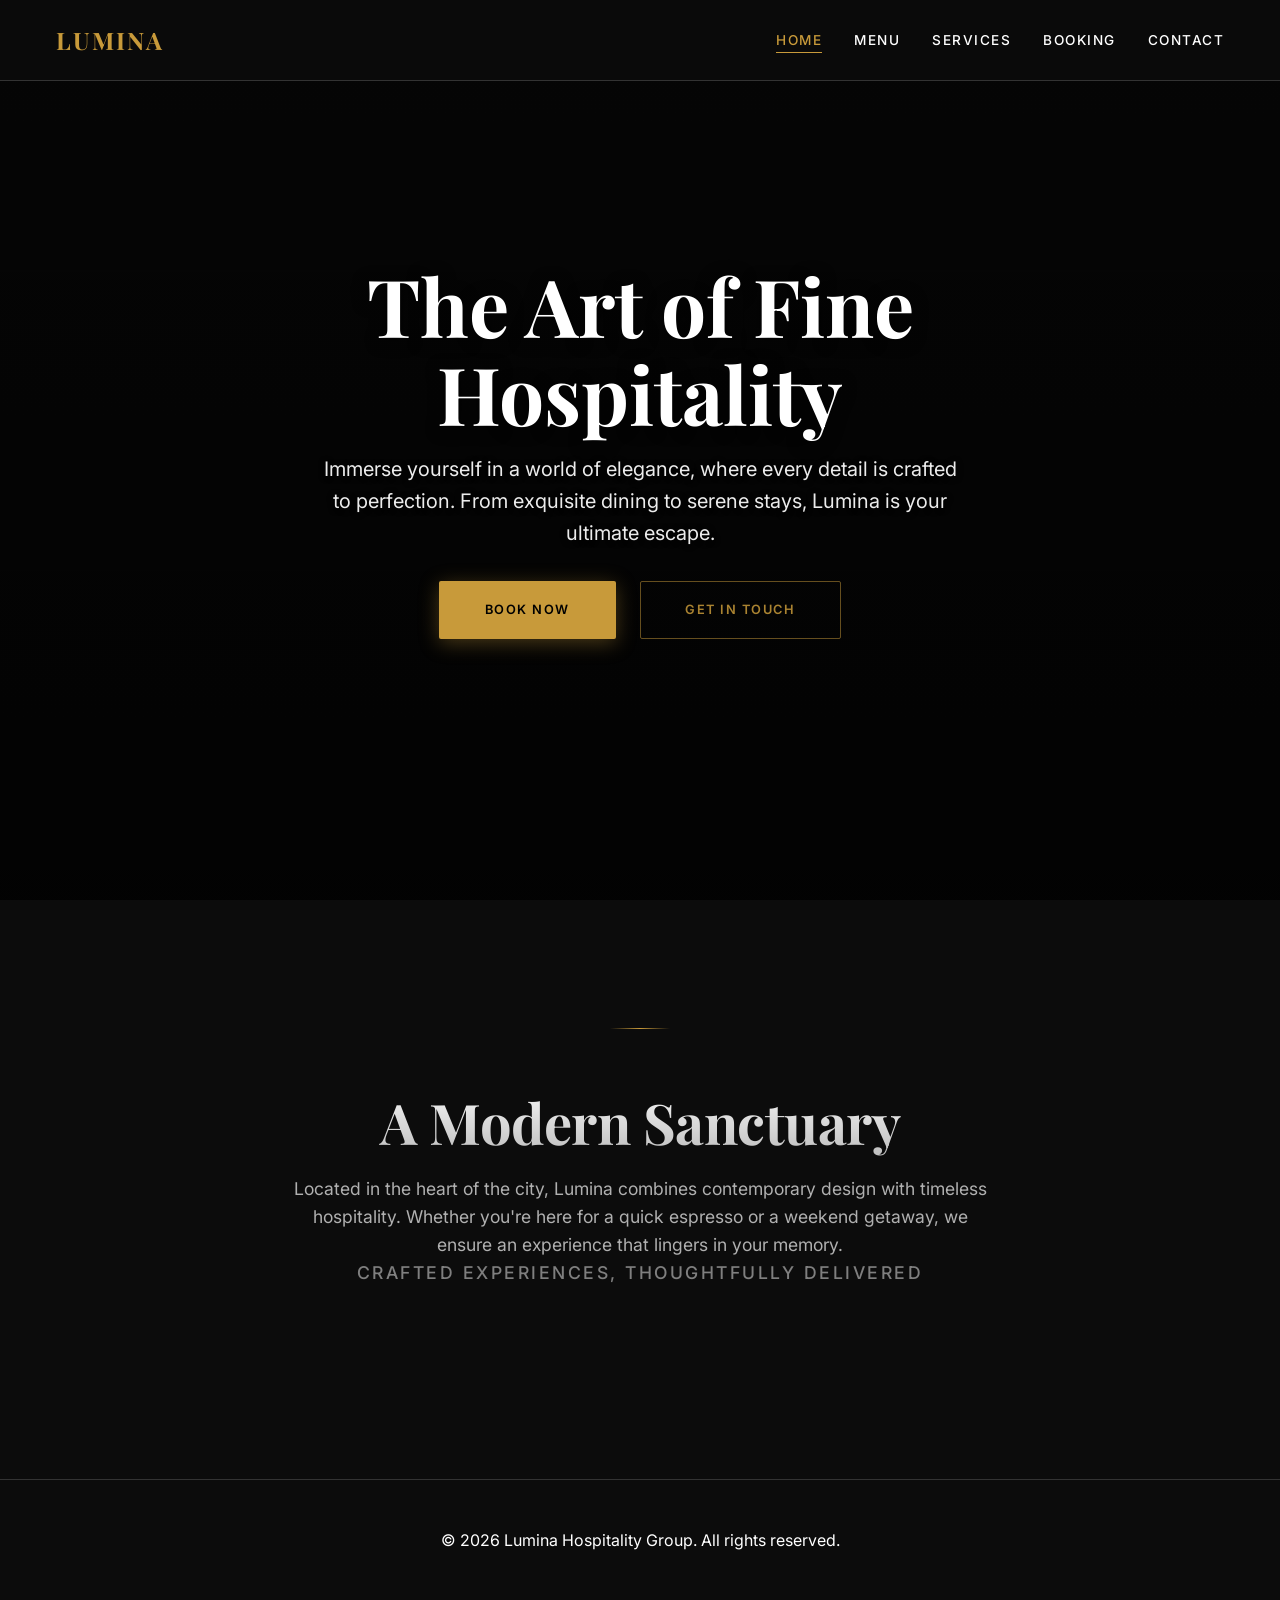
<file: index.html>
<!DOCTYPE html>
<html lang="en">

<head>
    <meta charset="UTF-8">
    <meta name="viewport" content="width=device-width, initial-scale=1.0">
    <title>Lumina | Excellence in Hospitality</title>
    <meta name="description"
        content="Lumina Hospitality offers unparalleled luxury dining and accommodation experiences. Book your stay or a table today.">
    <link rel="preconnect" href="https://fonts.googleapis.com">
    <link rel="preconnect" href="https://fonts.gstatic.com" crossorigin>
    <link
        href="https://fonts.googleapis.com/css2?family=Inter:wght@400;500;600&family=Playfair+Display:wght@700&display=swap"
        rel="stylesheet">
    <link rel="stylesheet" href="https://cdnjs.cloudflare.com/ajax/libs/font-awesome/6.5.1/css/all.min.css">
    <link rel="stylesheet" href="style.css">
</head>

<body>
    <header role="banner">
        <div class="container">
            <nav role="navigation" aria-label="Main menu">
                <a href="index.html" class="logo" aria-label="Lumina Home">LUMINA</a>
                <ul class="nav-links" id="nav-links">
                    <li><a href="index.html" class="active">Home</a></li>
                    <li><a href="menu.html">Menu</a></li>
                    <li><a href="services.html">Services</a></li>
                    <li><a href="booking.html">Booking</a></li>
                    <li><a href="contact.html">Contact</a></li>
                </ul>
                <button class="mobile-toggle" id="mobile-toggle" aria-label="Toggle mobile menu"
                    aria-controls="nav-links" aria-expanded="false">
                    <span></span>
                    <span></span>
                    <span></span>
                </button>
            </nav>
        </div>
    </header>

    <main id="main-content">
        <section class="hero" id="home"
            style="background-image: url('https://images.unsplash.com/photo-1514361892635-6b07e31e75f9?q=80&w=1920&auto=format&fit=crop');">
            <div class="hero-content">
                <h1>The Art of Fine Hospitality</h1>
                <p>Immerse yourself in a world of elegance, where every detail is crafted to perfection. From exquisite
                    dining to serene stays, Lumina is your ultimate escape.</p>
                <div class="hero-btns">
                    <a href="booking.html" class="btn btn-primary" aria-label="Book a table or stay">Book Now</a>
                    <a href="contact.html" class="btn btn-outline" aria-label="Contact our concierge">Get in Touch</a>
                </div>
            </div>
        </section>

        <section class="intro" id="about">
            <div class="container">
                <div class="section-header">
                    <h2>A Modern Sanctuary</h2>
                    <p>Located in the heart of the city, Lumina combines contemporary design with timeless hospitality.
                        Whether you're here for a quick espresso or a weekend getaway, we ensure an experience that
                        lingers in your memory.</p>
                    <p class="credibility-tagline">Crafted experiences, thoughtfully delivered</p>
                </div>
            </div>
        </section>
    </main>
    <footer class="site-footer" role="contentinfo">
        <div class="container">
            <p>&copy; 2026 Lumina Hospitality Group. All rights reserved.</p>
        </div>
    </footer>
    <script src="main.js"></script>
</body>

</html>
</file>
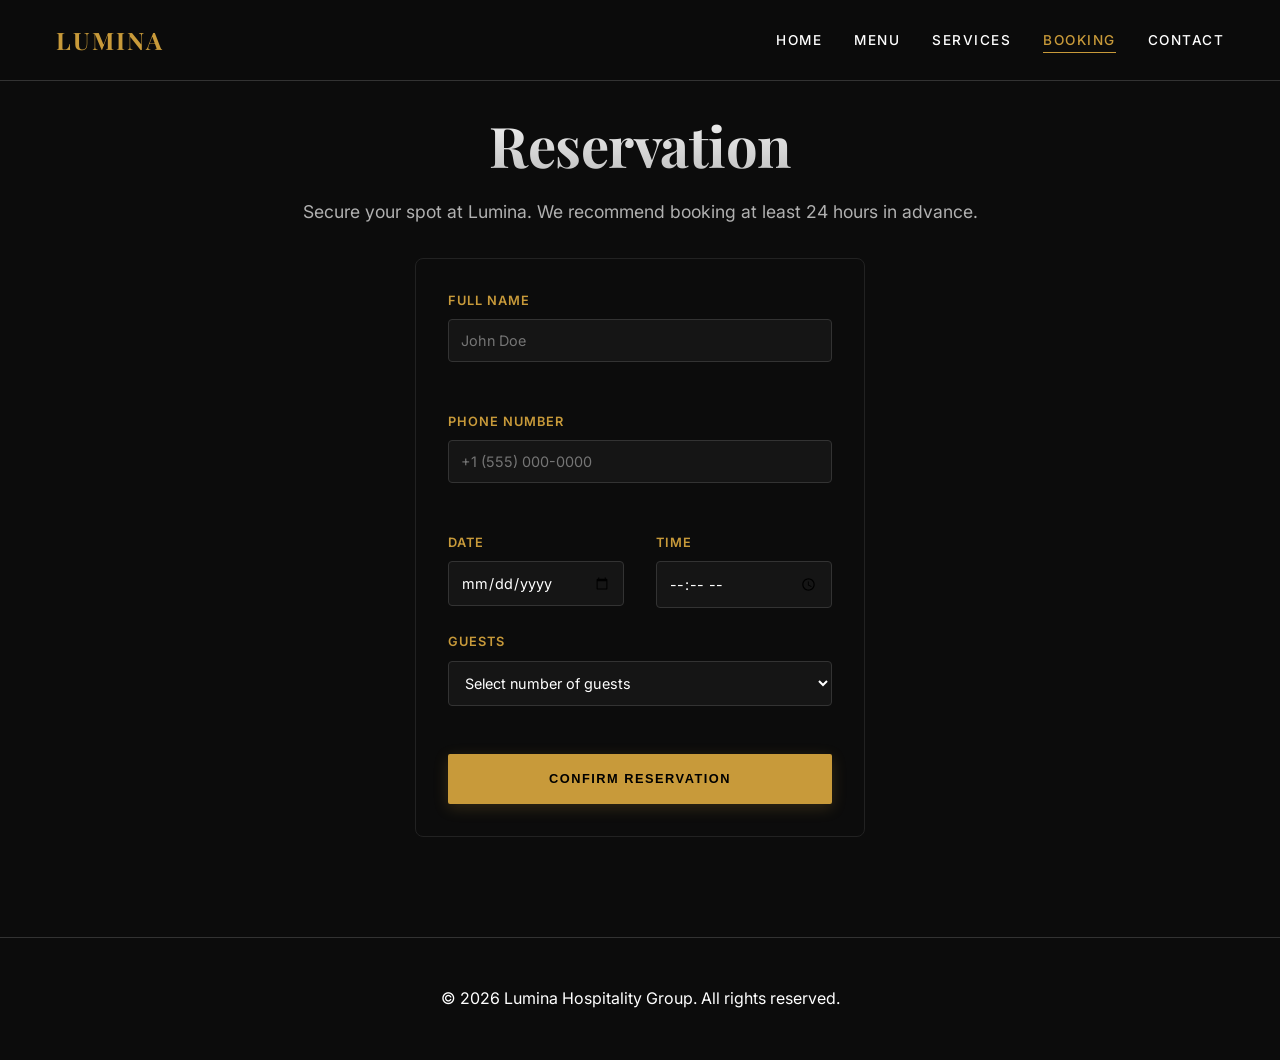
<file: booking.html>
<!DOCTYPE html>
<html lang="en">

<head>
    <meta charset="UTF-8">
    <meta name="viewport" content="width=device-width, initial-scale=1.0">
    <title>Book a Table | Lumina Hospitality</title>
    <link rel="preconnect" href="https://fonts.googleapis.com">
    <link rel="preconnect" href="https://fonts.gstatic.com" crossorigin>
    <link
        href="https://fonts.googleapis.com/css2?family=Inter:wght@400;500;600&family=Playfair+Display:wght@700&display=swap"
        rel="stylesheet">
    <link rel="stylesheet" href="https://cdnjs.cloudflare.com/ajax/libs/font-awesome/6.5.1/css/all.min.css">
    <link rel="stylesheet" href="style.css">
</head>

<body>
    <header role="banner">
        <div class="container">
            <nav role="navigation">
                <a href="index.html" class="logo">LUMINA</a>
                <ul class="nav-links">
                    <li><a href="index.html">Home</a></li>
                    <li><a href="menu.html">Menu</a></li>
                    <li><a href="services.html">Services</a></li>
                    <li><a href="booking.html" class="active">Booking</a></li>
                    <li><a href="contact.html">Contact</a></li>
                </ul>
                <button class="mobile-toggle" id="mobile-toggle" aria-label="Toggle menu">
                    <span></span>
                    <span></span>
                    <span></span>
                </button>
            </nav>
        </div>
    </header>

    <main id="main-content">
        <section class="booking-section">
            <div class="container-narrow">
                <div class="section-header">
                    <h2>Reservation</h2>
                    <p>Secure your spot at Lumina. We recommend booking at least 24 hours in advance.</p>
                </div>

                <div class="booking-form-container">
                    <form id="booking-form" novalidate>
                        <div class="form-group">
                            <label for="name">Full Name</label>
                            <input type="text" id="name" name="name" placeholder="John Doe" required>
                            <span class="form-error" id="name-error">Min 3 characters.</span>
                        </div>

                        <div class="form-group">
                            <label for="phone">Phone Number</label>
                            <input type="tel" id="phone" name="phone" placeholder="+1 (555) 000-0000" required>
                            <span class="form-error" id="phone-error">7-15 digits.</span>
                        </div>

                        <div class="form-row-split">
                            <div class="form-group">
                                <label for="date">Date</label>
                                <input type="date" id="date" name="date" required>
                            </div>
                            <div class="form-group">
                                <label for="time">Time</label>
                                <input type="time" id="time" name="time" required>
                            </div>
                        </div>

                        <div class="form-group">
                            <label for="guests">Guests</label>
                            <select id="guests" name="guests" required>
                                <option value="" disabled selected>Select number of guests</option>
                                <option value="1">1 Person</option>
                                <option value="2">2 People</option>
                                <option value="3">3 People</option>
                                <option value="4">4 People</option>
                                <option value="5">5+ People</option>
                            </select>
                        </div>

                        <button type="submit" id="submit-btn" class="btn btn-primary btn-block">
                            Confirm Reservation
                        </button>

                        <div id="booking-success" class="booking-success" role="alert">
                            <i class="fa-solid fa-check"></i> Reservation secured! ID: <span id="booking-token"
                                class="booking-token"></span>
                        </div>
                    </form>
                </div>
            </div>
        </section>
    </main>

    <footer class="site-footer">
        <div class="container">
            <p>&copy; 2026 Lumina Hospitality Group. All rights reserved.</p>
        </div>
    </footer>

    <script src="booking.js"></script>
    <script src="main.js"></script>
</body>

</html>
</file>
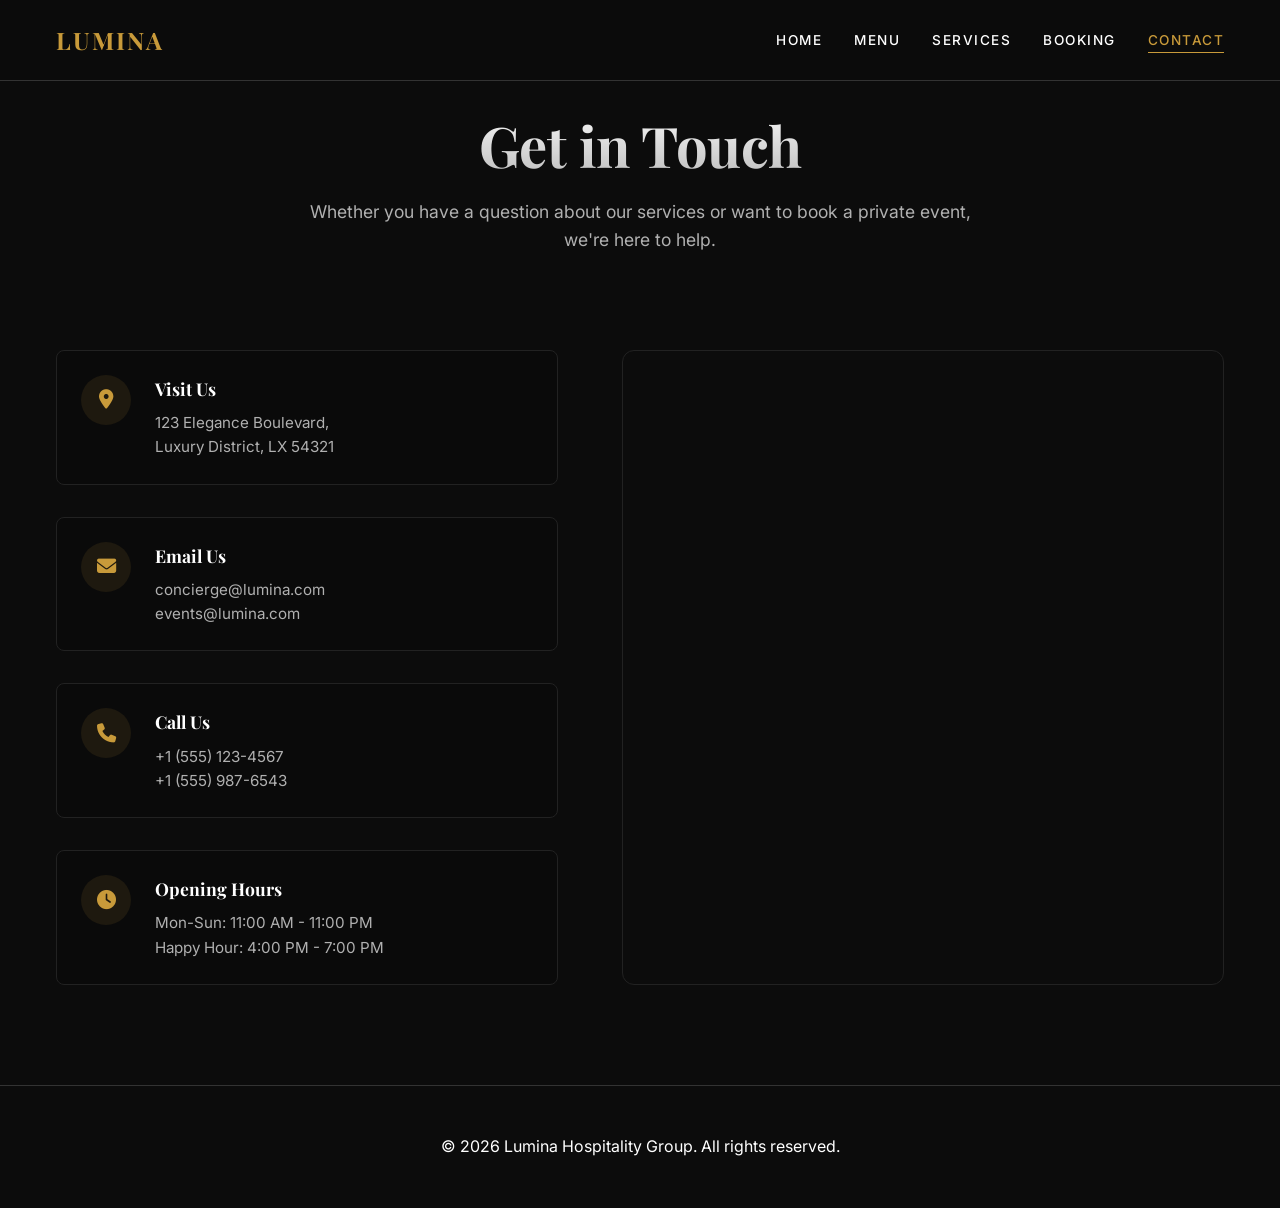
<file: contact.html>
<!DOCTYPE html>
<html lang="en">

<head>
    <meta charset="UTF-8">
    <meta name="viewport" content="width=device-width, initial-scale=1.0">
    <title>Contact Us | Lumina Hospitality</title>
    <link rel="preconnect" href="https://fonts.googleapis.com">
    <link rel="preconnect" href="https://fonts.gstatic.com" crossorigin>
    <link
        href="https://fonts.googleapis.com/css2?family=Inter:wght@400;500;600&family=Playfair+Display:wght@700&display=swap"
        rel="stylesheet">
    <link rel="stylesheet" href="https://cdnjs.cloudflare.com/ajax/libs/font-awesome/6.5.1/css/all.min.css">
    <link rel="stylesheet" href="style.css">
</head>

<body>
    <header role="banner">
        <div class="container">
            <nav role="navigation">
                <a href="index.html" class="logo">LUMINA</a>
                <ul class="nav-links">
                    <li><a href="index.html">Home</a></li>
                    <li><a href="menu.html">Menu</a></li>
                    <li><a href="services.html">Services</a></li>
                    <li><a href="booking.html">Booking</a></li>
                    <li><a href="contact.html" class="active">Contact</a></li>
                </ul>
                <button class="mobile-toggle" id="mobile-toggle" aria-label="Toggle menu">
                    <span></span>
                    <span></span>
                    <span></span>
                </button>
            </nav>
        </div>
    </header>

    <main id="main-content">
        <section class="contact-section">
            <div class="container">
                <div class="section-header">
                    <h2>Get in Touch</h2>
                    <p>Whether you have a question about our services or want to book a private event, we're here to
                        help.</p>
                </div>

                <div class="contact-container">
                    <div class="contact-info">
                        <div class="contact-item">
                            <div class="icon-box">
                                <i class="fa-solid fa-location-dot"></i>
                            </div>
                            <div class="contact-text">
                                <h3>Visit Us</h3>
                                <p>123 Elegance Boulevard,<br>Luxury District, LX 54321</p>
                            </div>
                        </div>

                        <div class="contact-item">
                            <div class="icon-box">
                                <i class="fa-solid fa-envelope"></i>
                            </div>
                            <div class="contact-text">
                                <h3>Email Us</h3>
                                <p><a href="mailto:concierge@lumina.com">concierge@lumina.com</a><br><a
                                        href="mailto:events@lumina.com">events@lumina.com</a></p>
                            </div>
                        </div>

                        <div class="contact-item">
                            <div class="icon-box">
                                <i class="fa-solid fa-phone"></i>
                            </div>
                            <div class="contact-text">
                                <h3>Call Us</h3>
                                <p><a href="tel:+15551234567">+1 (555) 123-4567</a><br><a href="tel:+15559876543">+1
                                        (555) 987-6543</a></p>
                            </div>
                        </div>

                        <div class="contact-item">
                            <div class="icon-box">
                                <i class="fa-solid fa-clock"></i>
                            </div>
                            <div class="contact-text">
                                <h3>Opening Hours</h3>
                                <p>Mon-Sun: 11:00 AM - 11:00 PM<br>Happy Hour: 4:00 PM - 7:00 PM</p>
                            </div>
                        </div>
                    </div>

                    <div class="contact-map">
                        <iframe
                            src="https://www.google.com/maps/embed?pb=!1m18!1m12!1m3!1d12089.096303254354!2d-74.0059728!3d40.7127753!2m3!1f0!2f0!3f0!3m2!1i1024!2i768!4f13.1!3m3!1m2!1s0x89c25a1900000001%3A0x7d2e071724214690!2sTribeca%20Grill!5e0!3m2!1sen!2sus!4v1706900000000!5m2!1sen!2sus"
                            width="100%" height="100%" allowfullscreen="" loading="lazy"
                            referrerpolicy="no-referrer-when-downgrade">
                        </iframe>
                    </div>
                </div>
            </div>
        </section>
    </main>

    <footer class="site-footer">
        <div class="container">
            <p>&copy; 2026 Lumina Hospitality Group. All rights reserved.</p>
        </div>
    </footer>

    <script src="main.js"></script>
</body>

</html>
</file>
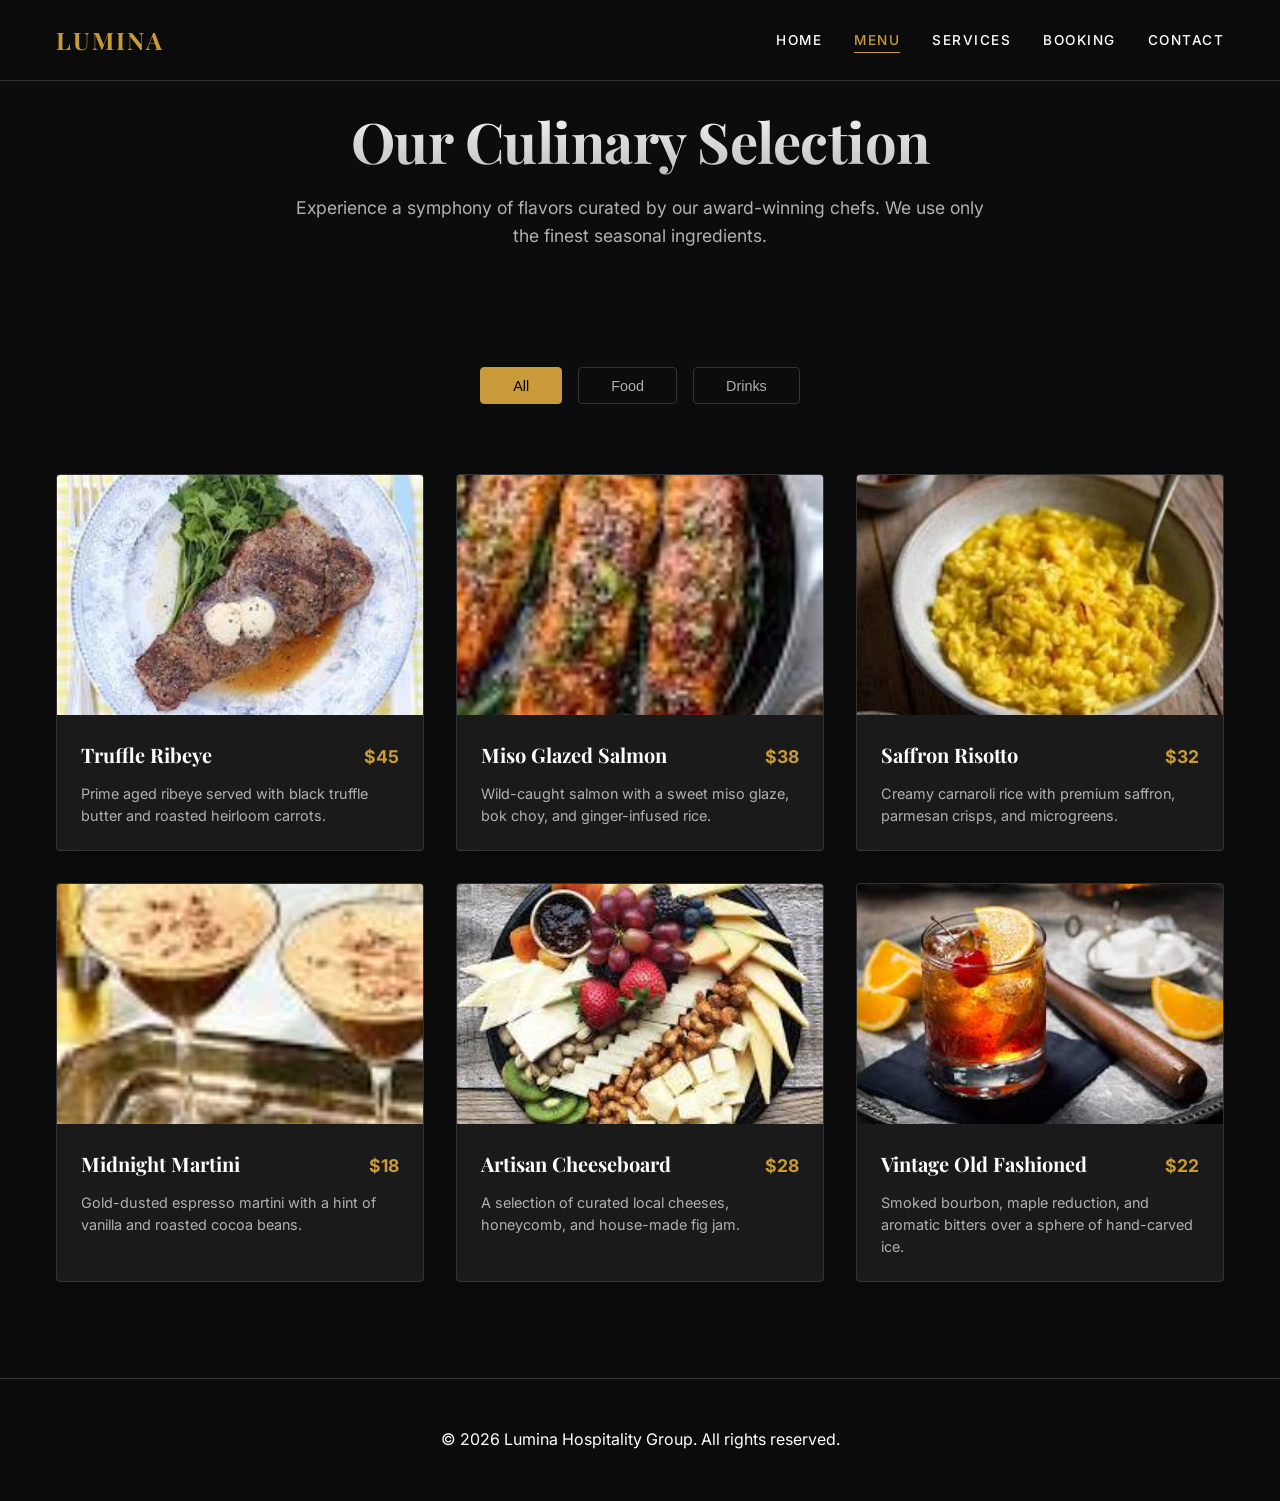
<file: menu.html>
<!DOCTYPE html>
<html lang="en">

<head>
    <meta charset="UTF-8">
    <meta name="viewport" content="width=device-width, initial-scale=1.0">
    <title>Menu | Lumina Hospitality</title>
    <link rel="preconnect" href="https://fonts.googleapis.com">
    <link rel="preconnect" href="https://fonts.gstatic.com" crossorigin>
    <link
        href="https://fonts.googleapis.com/css2?family=Inter:wght@400;500;600&family=Playfair+Display:wght@700&display=swap"
        rel="stylesheet">
    <link rel="stylesheet" href="https://cdnjs.cloudflare.com/ajax/libs/font-awesome/6.5.1/css/all.min.css">
    <link rel="stylesheet" href="style.css">
</head>

<body>
    <header role="banner">
        <div class="container">
            <nav role="navigation">
                <a href="index.html" class="logo">LUMINA</a>
                <ul class="nav-links">
                    <li><a href="index.html">Home</a></li>
                    <li><a href="menu.html" class="active">Menu</a></li>
                    <li><a href="services.html">Services</a></li>
                    <li><a href="booking.html">Booking</a></li>
                    <li><a href="contact.html">Contact</a></li>
                </ul>
                <button class="mobile-toggle" id="mobile-toggle" aria-label="Toggle menu">
                    <span></span>
                    <span></span>
                    <span></span>
                </button>
            </nav>
        </div>
    </header>

    <main id="main-content">
        <section class="menu-section">
            <div class="container">
                <div class="section-header">
                    <h2>Our Culinary Selection</h2>
                    <p>Experience a symphony of flavors curated by our award-winning chefs. We use only the finest
                        seasonal ingredients.</p>
                </div>

                <nav class="menu-filters" aria-label="Menu category filters">
                    <button class="filter-btn active" data-filter="all" aria-pressed="true">All</button>
                    <button class="filter-btn" data-filter="food" aria-pressed="false">Food</button>
                    <button class="filter-btn" data-filter="drinks" aria-pressed="false">Drinks</button>
                </nav>

                <div class="menu-grid" id="menu-grid" aria-live="polite"></div>

                <div id="no-results" role="status">
                    <p>No items found in this category.</p>
                </div>
            </div>
        </section>
    </main>

    <footer class="site-footer">
        <div class="container">
            <p>&copy; 2026 Lumina Hospitality Group. All rights reserved.</p>
        </div>
    </footer>

    <script src="menu.js"></script>
    <script src="main.js"></script>
</body>
</html>
</file>
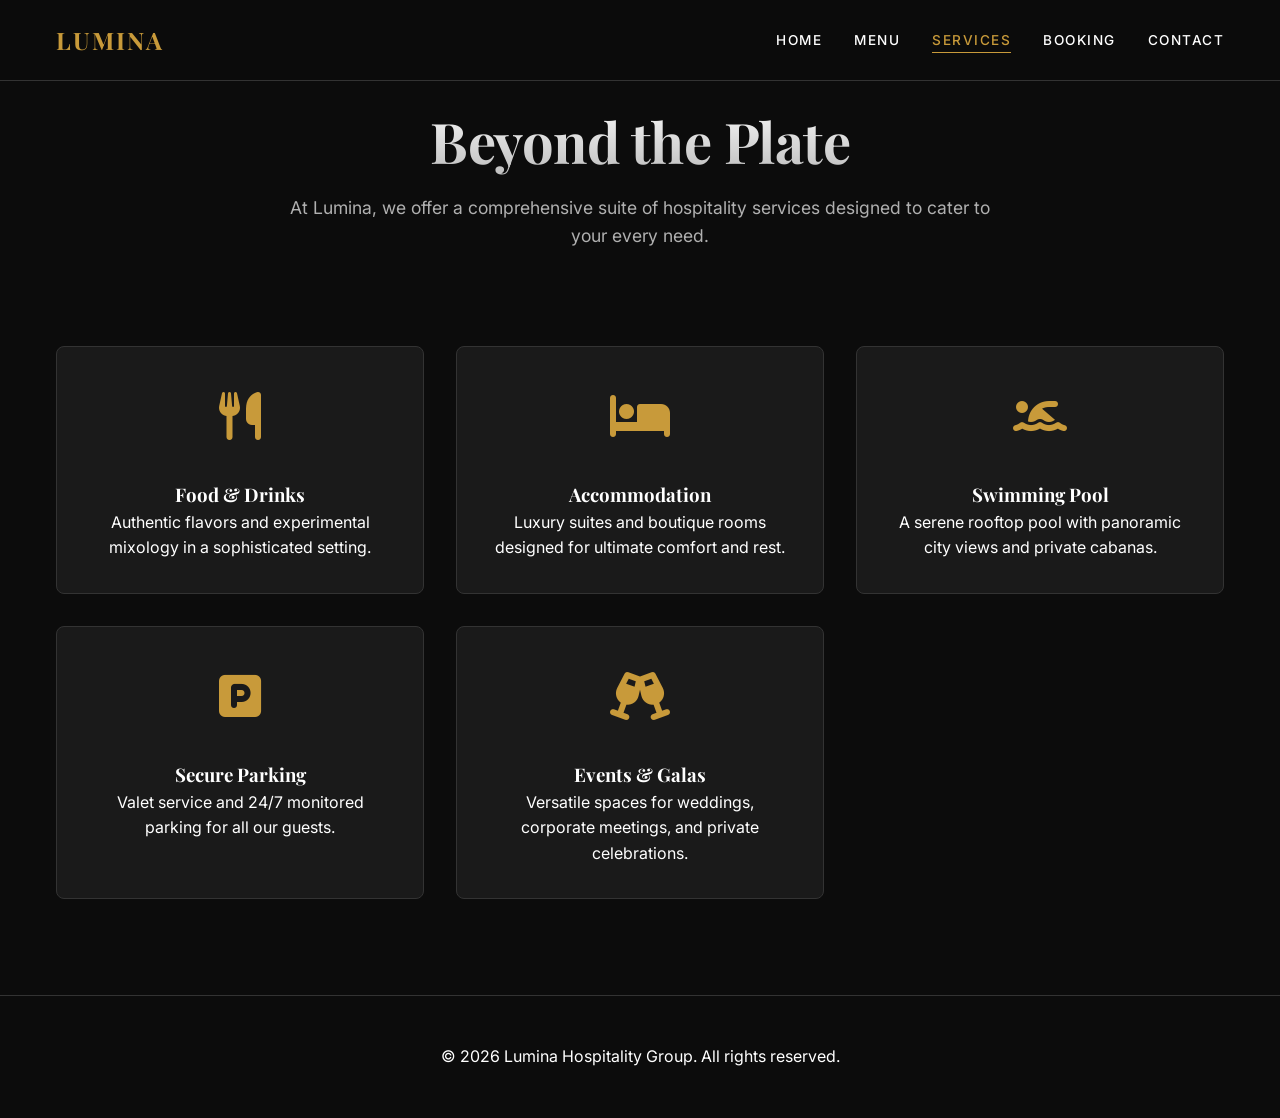
<file: services.html>
<!DOCTYPE html>
<html lang="en">

<head>
    <meta charset="UTF-8">
    <meta name="viewport" content="width=device-width, initial-scale=1.0">
    <title>Services | Lumina Hospitality</title>
    <link rel="preconnect" href="https://fonts.googleapis.com">
    <link rel="preconnect" href="https://fonts.gstatic.com" crossorigin>
    <link
        href="https://fonts.googleapis.com/css2?family=Inter:wght@400;500;600&family=Playfair+Display:wght@700&display=swap"
        rel="stylesheet">
    <link rel="stylesheet" href="https://cdnjs.cloudflare.com/ajax/libs/font-awesome/6.5.1/css/all.min.css">
    <link rel="stylesheet" href="style.css">
</head>

<body>
    <header role="banner">
        <div class="container">
            <nav role="navigation">
                <a href="index.html" class="logo">LUMINA</a>
                <ul class="nav-links">
                    <li><a href="index.html">Home</a></li>
                    <li><a href="menu.html">Menu</a></li>
                    <li><a href="services.html" class="active">Services</a></li>
                    <li><a href="booking.html">Booking</a></li>
                    <li><a href="contact.html">Contact</a></li>
                </ul>
                <button class="mobile-toggle" id="mobile-toggle" aria-label="Toggle menu">
                    <span></span>
                    <span></span>
                    <span></span>
                </button>
            </nav>
        </div>
    </header>

    <main id="main-content">
        <section class="services-section">
            <div class="container">
                <div class="section-header">
                    <h2>Beyond the Plate</h2>
                    <p>At Lumina, we offer a comprehensive suite of hospitality services designed to cater to your every
                        need.</p>
                </div>

                <div class="services-grid">
                    <div class="service-card">
                        <div class="service-icon"><i class="fa-solid fa-utensils"></i></div>
                        <h3>Food & Drinks</h3>
                        <p>Authentic flavors and experimental mixology in a sophisticated setting.</p>
                    </div>
                    <div class="service-card">
                        <div class="service-icon"><i class="fa-solid fa-bed"></i></div>
                        <h3>Accommodation</h3>
                        <p>Luxury suites and boutique rooms designed for ultimate comfort and rest.</p>
                    </div>
                    <div class="service-card">
                        <div class="service-icon"><i class="fa-solid fa-person-swimming"></i></div>
                        <h3>Swimming Pool</h3>
                        <p>A serene rooftop pool with panoramic city views and private cabanas.</p>
                    </div>
                    <div class="service-card">
                        <div class="service-icon"><i class="fa-solid fa-square-parking"></i></div>
                        <h3>Secure Parking</h3>
                        <p>Valet service and 24/7 monitored parking for all our guests.</p>
                    </div>
                    <div class="service-card">
                        <div class="service-icon"><i class="fa-solid fa-champagne-glasses"></i></div>
                        <h3>Events & Galas</h3>
                        <p>Versatile spaces for weddings, corporate meetings, and private celebrations.</p>
                    </div>
                </div>
            </div>
        </section>
    </main>

    <footer class="site-footer">
        <div class="container">
            <p>&copy; 2026 Lumina Hospitality Group. All rights reserved.</p>
        </div>
    </footer>

    <script src="main.js"></script>
</body>

</html>
</file>
<file: style.css>
:root {
    --bg-color: #0c0c0c;
    --bg-secondary: #1a1a1a;
    --accent-color: #c89a3a;
    --accent-hover: #e0b35e;
    --text-primary: #ffffff;
    --text-secondary: #b0b0b0;
    --border-color: #333333;
    --success-color: #27ae60;
    --error-color: #e74c3c;
    --font-heading: 'Playfair Display', serif;
    --font-body: 'Inter', sans-serif;
    --transition: all 0.4s cubic-bezier(0.16, 1, 0.3, 1);
    --spacing-xs: 0.5rem;
    --spacing-sm: 1rem;
    --spacing-md: 2rem;
    --spacing-lg: 3rem;
    --spacing-xl: 6rem;
    --max-width: 1200px;
}

* {
    margin: 0;
    padding: 0;
    box-sizing: border-box;
}

:focus-visible {
    outline: 2px solid var(--accent-color);
    outline-offset: 4px;
}

body {
    background-color: var(--bg-color);
    color: var(--text-primary);
    font-family: var(--font-body);
    line-height: 1.6;
    overflow-x: hidden;
}

h1,
h2,
h3,
h4 {
    font-family: var(--font-heading);
    font-weight: 700;
}

h1 {
    font-size: clamp(2.5rem, 10vw, 5rem);
}

h2 {
    font-size: clamp(2rem, 5vw, 3rem);
}

a {
    text-decoration: none;
    color: inherit;
    transition: var(--transition);
}

ul {
    list-style: none;
}

img {
    max-width: 100%;
    display: block;
    height: auto;
}

.container {
    max-width: var(--max-width);
    margin: 0 auto;
    padding: 0 var(--spacing-sm);
}

.container-narrow {
    max-width: 800px;
    margin: 0 auto;
    padding: 0 var(--spacing-sm);
}

header {
    position: fixed;
    top: 0;
    left: 0;
    width: 100%;
    background: rgba(12, 12, 12, 0.9);
    backdrop-filter: blur(12px);
    z-index: 1000;
    border-bottom: 1px solid var(--border-color);
    transition: var(--transition);
}

nav {
    display: flex;
    justify-content: space-between;
    align-items: center;
    height: 80px;
}

.logo {
    font-family: var(--font-heading);
    font-size: 1.5rem;
    font-weight: 700;
    letter-spacing: 2px;
    color: var(--accent-color);
}

.nav-links {
    display: flex;
    gap: var(--spacing-md);
}

.nav-links a {
    font-size: 0.85rem;
    text-transform: uppercase;
    letter-spacing: 1.5px;
    font-weight: 500;
    position: relative;
}

.nav-links a::after {
    content: '';
    position: absolute;
    bottom: -5px;
    left: 0;
    width: 0;
    height: 1px;
    background: var(--accent-color);
    transition: var(--transition);
}

.nav-links a:hover::after,
.nav-links a.active::after {
    width: 100%;
}

.nav-links a.active {
    color: var(--accent-color);
}

.hero {
    height: 100vh;
    display: flex;
    align-items: center;
    justify-content: center;
    text-align: center;
    background-size: cover;
    background-position: center;
    background-attachment: fixed;
    position: relative;
}

.hero::before {
    content: '';
    position: absolute;
    top: 0;
    left: 0;
    width: 100%;
    height: 100%;
    background: linear-gradient(to bottom, rgba(0, 0, 0, 0.55), rgba(0, 0, 0, 0.8));
    z-index: 1;
}

.hero-content {
    position: relative;
    z-index: 2;
    max-width: 900px;
    padding: 0 var(--spacing-md);
}

.hero h1 {
    margin-bottom: var(--spacing-sm);
    line-height: 1.1;
    text-shadow: 0 2px 16px rgba(0, 0, 0, 0.7);
    color: #ffffff;
}

.hero p {
    font-size: clamp(1rem, 3vw, 1.25rem);
    color: #ececec;
    margin-bottom: var(--spacing-md);
    max-width: 650px;
    margin-inline: auto;
    text-shadow: 0 1px 6px rgba(0, 0, 0, 0.5);
}

.btn {
    display: inline-block;
    padding: 1.1rem 2.8rem;
    font-weight: 600;
    text-transform: uppercase;
    letter-spacing: 1.5px;
    font-size: 0.8rem;
    cursor: pointer;
    border-radius: 2px;
    transition: var(--transition);
    border: 1px solid transparent;
}

.btn-primary {
    background-color: var(--accent-color);
    color: #000;
    box-shadow: 0 4px 20px rgba(200, 154, 58, 0.35);
}

.btn-primary:hover:not(:disabled) {
    background-color: var(--accent-hover);
    transform: translateY(-2px);
    box-shadow: 0 6px 28px rgba(200, 154, 58, 0.5);
}

.btn-primary:disabled {
    background-color: #555;
    cursor: not-allowed;
    opacity: 0.6;
    box-shadow: none;
}

.btn-outline {
    background: transparent;
    border: 1px solid rgba(200, 154, 58, 0.5);
    color: rgba(200, 154, 58, 0.85);
}

.btn-outline:hover {
    background-color: rgba(200, 154, 58, 0.1);
    border-color: var(--accent-color);
    color: var(--accent-color);
    transform: translateY(-2px);
}

.hero-btns {
    display: flex;
    gap: 1.5rem;
    justify-content: center;
    flex-wrap: wrap;
}

section {
    padding: var(--spacing-xl) 0;
}

/* Section transition: fade-in on scroll */
.intro {
    position: relative;
    padding-top: calc(var(--spacing-xl) + 2rem);
}

.intro::before {
    content: '';
    display: block;
    width: 60px;
    height: 1px;
    background: linear-gradient(90deg, transparent, var(--accent-color), transparent);
    margin: 0 auto 3rem;
}

.intro .section-header,
.fade-in-section {
    opacity: 0;
    transform: translateY(24px);
    transition: opacity 0.8s ease, transform 0.8s ease;
}

.intro .section-header.visible,
.fade-in-section.visible {
    opacity: 1;
    transform: translateY(0);
}

/* Credibility tagline */
.credibility-tagline {
    text-align: center;
    font-size: 0.85rem;
    letter-spacing: 2.5px;
    text-transform: uppercase;
    color: var(--accent-color);
    opacity: 0.7;
    margin-top: 2rem;
    font-weight: 500;
}

.section-header {
    text-align: center;
    margin-bottom: var(--spacing-xl);
}

.section-header h2 {
    font-family: 'Playfair Display', serif;
    font-size: 3.5rem;
    margin-bottom: 0.5rem;
    letter-spacing: -0.5px;
    background: linear-gradient(180deg, #fff, rgba(255, 255, 255, 0.7));
    -webkit-background-clip: text;
    background-clip: text;
    -webkit-text-fill-color: transparent;
}

.section-header p {
    color: var(--text-secondary);
    max-width: 700px;
    margin: 0 auto;
    font-size: 1.1rem;
    line-height: 1.6;
    margin-bottom: 0;
}

.menu-filters {
    display: flex;
    justify-content: center;
    gap: var(--spacing-sm);
    margin-bottom: var(--spacing-lg);
    flex-wrap: wrap;
}

.filter-btn {
    padding: 0.6rem 2rem;
    background: transparent;
    border: 1px solid var(--border-color);
    color: var(--text-secondary);
    cursor: pointer;
    transition: var(--transition);
    border-radius: 4px;
    font-size: 0.9rem;
    font-weight: 500;
}

.filter-btn.active,
.filter-btn:hover {
    background: var(--accent-color);
    color: #000;
    border-color: var(--accent-color);
}

.menu-grid {
    display: grid;
    grid-template-columns: repeat(auto-fill, minmax(320px, 1fr));
    gap: var(--spacing-md);
}

.menu-item {
    background: var(--bg-secondary);
    border-radius: 4px;
    overflow: hidden;
    transition: opacity 0.4s ease, transform 0.4s ease;
    border: 1px solid var(--border-color);
    box-shadow: 0 4px 20px rgba(0, 0, 0, 0.3);
}

.menu-item:hover {
    transform: translateY(-8px);
    border-color: var(--accent-color);
}

.menu-item-img {
    height: 240px;
    width: 100%;
    object-fit: cover;
    transition: transform 0.6s ease;
}

.menu-item:hover .menu-item-img {
    transform: scale(1.05);
}

.menu-item-info {
    padding: 1.5rem;
}

.menu-item-header {
    display: flex;
    justify-content: space-between;
    align-items: baseline;
    margin-bottom: 0.75rem;
}

.menu-item-title {
    font-size: 1.25rem;
    font-family: var(--font-heading);
}

.menu-item-price {
    color: var(--accent-color);
    font-weight: 700;
    font-size: 1.1rem;
}

.menu-item-desc {
    font-size: 0.9rem;
    color: var(--text-secondary);
    line-height: 1.5;
}

#no-results {
    grid-column: 1 / -1;
    text-align: center;
    padding: var(--spacing-xl) 0;
    color: var(--text-secondary);
    display: none;
}

.services-grid {
    display: grid;
    grid-template-columns: repeat(auto-fit, minmax(300px, 1fr));
    gap: var(--spacing-md);
}

.service-card {
    background: var(--bg-secondary);
    padding: var(--spacing-md);
    border-radius: 8px;
    text-align: center;
    border: 1px solid var(--border-color);
    transition: var(--transition);
}

.service-card:hover {
    border-color: var(--accent-color);
    transform: translateY(-5px);
}

.service-icon {
    font-size: 3rem;
    color: var(--accent-color);
    margin-bottom: 1.5rem;
}

.booking-section {
    padding: 100px 0;
    min-height: 80vh;
    display: flex;
    align-items: center;
}

.booking-section .section-header {
    margin-bottom: var(--spacing-md);
}

.booking-form-container {
    max-width: 450px;
    margin: 0 auto;
    background: transparent;
    padding: 2rem;
    border: 1px solid #222;
    border-radius: 8px;
}

.form-group {
    margin-top: 0;
    margin-bottom: 1.5rem;
}

.form-group label {
    display: block;
    margin-bottom: 0.5rem;
    color: var(--accent-color);
    font-size: 0.8rem;
    text-transform: uppercase;
    letter-spacing: 1px;
    font-weight: 600;
}

.form-group input,
.form-group select {
    width: 100%;
    padding: 0.75rem;
    background: #151515;
    border: 1px solid #333;
    color: #fff;
    border-radius: 4px;
    font-family: inherit;
    font-size: 0.9rem;
    transition: all 0.3s ease;
}

.form-group input:focus,
.form-group select:focus {
    outline: none;
    border-color: var(--accent-color);
    background: #1a1a1a;
}

.form-row-split {
    display: grid;
    grid-template-columns: 1fr 1fr;
    gap: 2rem;
}

.form-error {
    color: #f87171;
    font-size: 0.75rem;
    margin-top: 0.4rem;
    display: block;
    opacity: 0;
    transition: opacity 0.3s ease;
}

.form-group.invalid .form-error {
    opacity: 1;
}

.form-group.invalid input {
    border-color: #f87171;
}

.microcopy {
    text-align: center;
    font-size: 0.85rem;
    color: var(--text-secondary);
    margin-top: 1.5rem;
}

.booking-success {
    display: none;
    font-size: 0.9rem;
    animation: fadeIn 0.4s ease;
    margin-top: 2rem;
    color: var(--accent-color);
    text-align: center;
    border-top: 1px solid var(--border-color);
    padding-top: 1.5rem;
}

.booking-success h3 {
    color: var(--success-color);
    margin-bottom: 0.5rem;
    display: flex;
    align-items: center;
    justify-content: center;
    gap: 10px;
}

.booking-token {
    font-family: monospace;
    background: rgba(255, 255, 255, 0.1);
    padding: 2px 8px;
    border-radius: 4px;
    color: var(--accent-color);
    letter-spacing: 1px;
}

.btn-block {
    width: 100%;
    margin-top: 1.5rem;
}

.contact-section {
    padding: 100px 0;
    min-height: 80vh;
}

.contact-container {
    display: grid;
    grid-template-columns: 1fr 1.2fr;
    gap: 4rem;
    align-items: start;
}

.contact-info {
    display: flex;
    flex-direction: column;
    gap: 2rem;
}

.contact-item {
    display: flex;
    align-items: flex-start;
    gap: 1.5rem;
    background: #0a0a0a;
    padding: 1.5rem;
    border: 1px solid #222;
    border-radius: 8px;
    transition: transform 0.3s ease, border-color 0.3s ease;
}

.contact-item:hover {
    transform: translateX(3px);
    border-color: var(--accent-color);
}

.icon-box {
    background: rgba(200, 154, 58, 0.1);
    color: var(--accent-color);
    width: 50px;
    height: 50px;
    border-radius: 50%;
    display: flex;
    align-items: center;
    justify-content: center;
    font-size: 1.2rem;
    flex-shrink: 0;
}

.contact-text h3 {
    font-size: 1.1rem;
    margin-bottom: 0.5rem;
    color: #fff;
    font-family: var(--font-heading);
}

.contact-text p {
    color: var(--text-secondary);
    font-size: 0.95rem;
    line-height: 1.6;
}

.contact-text a {
    color: var(--text-secondary);
    text-decoration: none;
    transition: color 0.3s ease;
}

.contact-text a:hover {
    color: var(--accent-color);
}

.contact-map {
    height: 100%;
    min-height: 500px;
    border-radius: 12px;
    overflow: hidden;
    border: 1px solid #222;
}

.contact-map iframe {
    width: 100%;
    height: 100%;
    filter: grayscale(100%) invert(92%) contrast(83%);
    border-radius: 12px;
    border: none;
}

@keyframes fadeIn {
    from {
        opacity: 0;
        transform: translateY(10px);
    }

    to {
        opacity: 1;
        transform: translateY(0);
    }
}

@media (max-width: 768px) {
    :root {
        --spacing-xl: 4rem;
    }

    .hero-content {
        padding-top: 80px;
    }

    .contact-container {
        grid-template-columns: 1fr;
        gap: var(--spacing-lg);
    }

    .hero-btns {
        flex-direction: column;
    }

    .btn {
        width: 100%;
    }
}

.mobile-toggle {
    display: none;
    flex-direction: column;
    gap: 6px;
    cursor: pointer;
    z-index: 1001;
}

.mobile-toggle span {
    display: block;
    width: 28px;
    height: 2px;
    background: var(--accent-color);
    transition: var(--transition);
}

@media (max-width: 900px) {
    .mobile-toggle {
        display: flex;
    }

    .nav-links {
        position: fixed;
        right: -100%;
        top: 0;
        height: 100vh;
        width: 80%;
        max-width: 400px;
        background: #111;
        display: flex;
        flex-direction: column;
        justify-content: center;
        align-items: center;
        transition: 0.5s cubic-bezier(0.16, 1, 0.3, 1);
        box-shadow: -10px 0 30px rgba(0, 0, 0, 0.5);
    }

    .nav-links.active {
        right: 0;
    }

    .nav-links li {
        margin: 1.5rem 0;
    }

    .nav-links a {
        font-size: 1.2rem;
    }

    .mobile-toggle.open span:nth-child(1) {
        transform: rotate(45deg) translate(5.5px, 5.5px);
    }

    .mobile-toggle.open span:nth-child(2) {
        opacity: 0;
    }

    .mobile-toggle.open span:nth-child(3) {
        transform: rotate(-45deg) translate(5.5px, -5.5px);
    }
}

#submit-btn {
    transition: all 0.5s cubic-bezier(0.16, 1, 0.3, 1);
    border: none;
    box-shadow: 0 4px 15px rgba(200, 154, 58, 0.2);
    position: relative;
    z-index: 1;
}

#submit-btn:hover:not(:disabled) {
    background: #e0b35e;
    color: #000;
    transform: translateY(-1px);
    box-shadow: 0 3px 8px rgba(255, 255, 255, 0.15);
}

#submit-btn:disabled {
    background: #222;
    color: #444;
    cursor: not-allowed;
    opacity: 0.5;
}

.site-footer {
    padding: 3rem 0;
    border-top: 1px solid var(--border-color);
    text-align: center;
    background: var(--bg-color);
}
</file>
